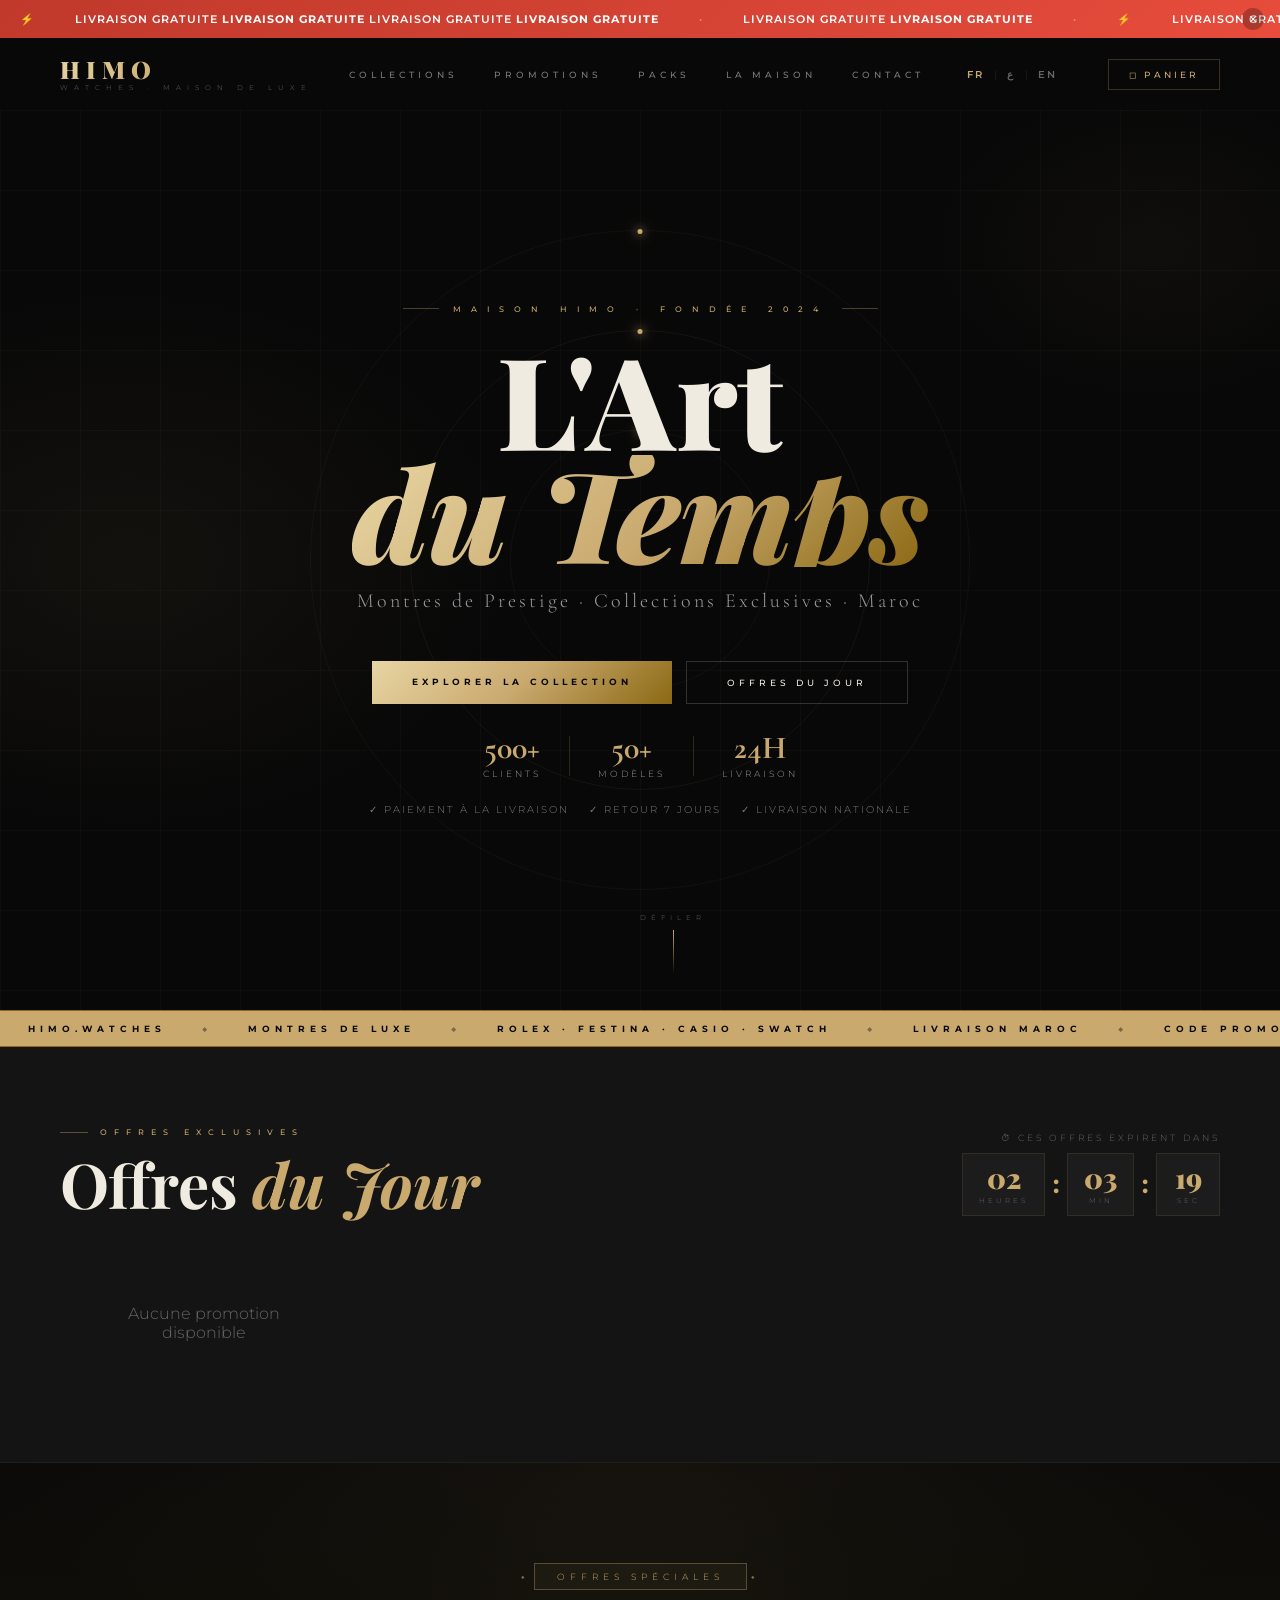
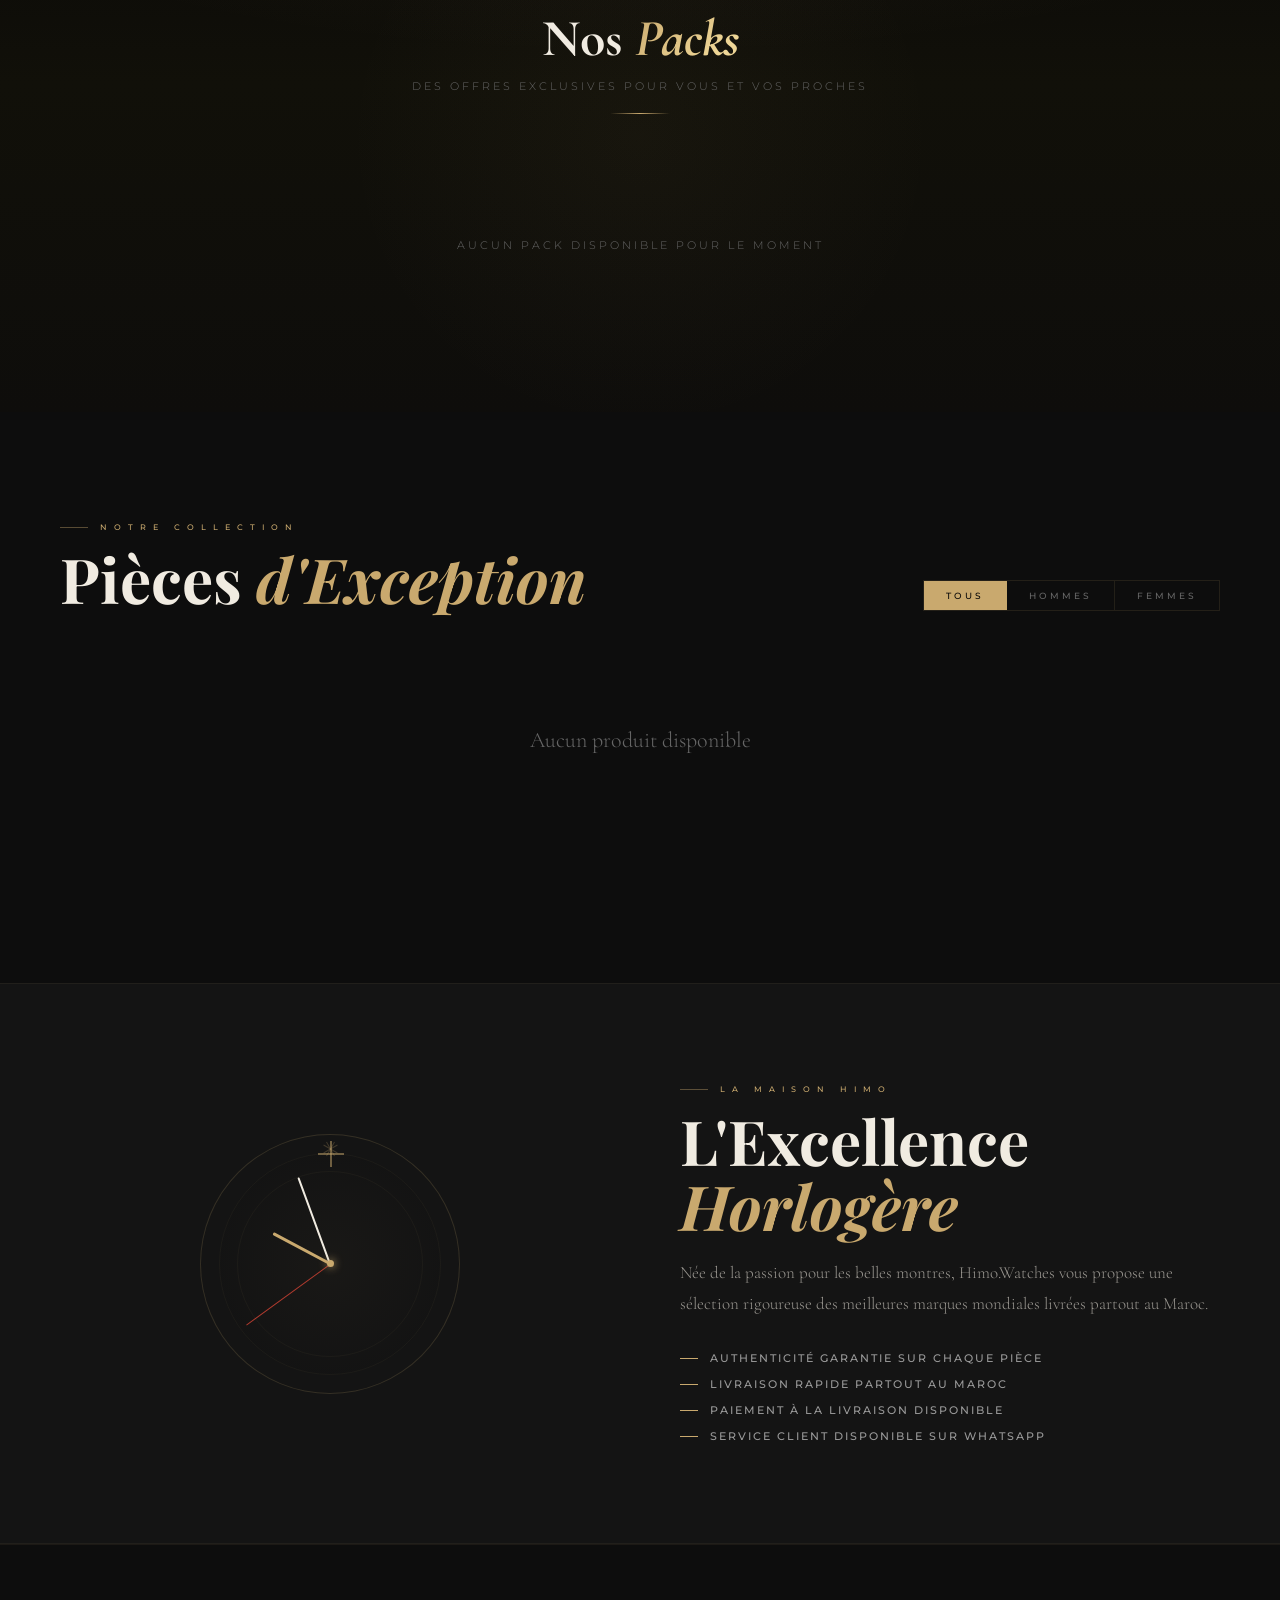
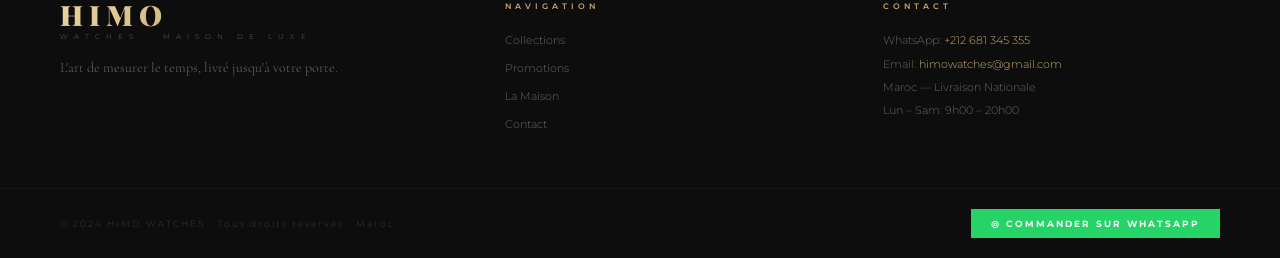
<file: index.html>
<!DOCTYPE html>
<html lang="fr">
<head>
  <meta charset="UTF-8">
  <meta name="viewport" content="width=device-width, initial-scale=1.0">
  <title>HIMO.WATCHES — Montres de Luxe</title>
  <link href="https://fonts.googleapis.com/css2?family=Playfair+Display:ital,wght@0,400;0,700;0,900;1,400&family=Cormorant+Garamond:wght@300;400;500;600&family=Montserrat:wght@200;300;400;500;600;700&display=swap" rel="stylesheet">
  <link rel="stylesheet" href="style.css">

<style>
/* OVERRIDE FINAL — Boutons + Trust badges */
.btn-commander {
  width: 100% !important;
  display: block !important;
  padding: 14px !important;
  margin-bottom: 8px !important;
  background: #27AE60 !important;
  color: #ffffff !important;
  border: none !important;
  font-family: 'Montserrat', sans-serif !important;
  font-size: 11px !important;
  font-weight: 800 !important;
  letter-spacing: 3px !important;
  text-transform: uppercase !important;
  cursor: pointer !important;
  text-align: center !important;
  box-shadow: 0 4px 18px rgba(39,174,96,0.4) !important;
}
.btn-commander:hover {
  background: #1E8449 !important;
  box-shadow: 0 6px 24px rgba(39,174,96,0.55) !important;
}
.btn-cart-add {
  width: 100% !important;
  display: block !important;
  padding: 10px !important;
  background: #C9A96E !important;
  color: #000000 !important;
  border: none !important;
  font-family: 'Montserrat', sans-serif !important;
  font-size: 9px !important;
  font-weight: 700 !important;
  letter-spacing: 2px !important;
  text-transform: uppercase !important;
  cursor: pointer !important;
  text-align: center !important;
}
.btn-cart-add:hover { background: #d4b87a !important; }
.trust-badge.stock { display: inline-block !important; color: #27AE60 !important; background: rgba(39,174,96,0.1) !important; border: 1px solid rgba(39,174,96,0.2) !important; font-size: 8px !important; font-weight: 600 !important; padding: 3px 6px !important; }
.trust-badge.delivery { display: inline-block !important; color: #2980B9 !important; background: rgba(41,128,185,0.1) !important; border: 1px solid rgba(41,128,185,0.2) !important; font-size: 8px !important; font-weight: 600 !important; padding: 3px 6px !important; }
.pcard-trust-mini { display: flex !important; flex-direction: column !important; gap: 3px !important; align-items: flex-end !important; }
</style>

</head>
<body>

<div class="toast-wrap" id="toastWrap"></div>



<!-- PROMO BANNER -->
<div class="promo-banner" id="promoBanner">
  <div class="promo-banner-inner">
    <span class="promo-flash">⚡</span>
    <span>  LIVRAISON GRATUITE <strong>  LIVRAISON GRATUITE </strong> LIVRAISON GRATUITE <strong> LIVRAISON GRATUITE</strong></span>
    <span class="promo-sep">·</span>
    <span>LIVRAISON GRATUITE    <strong> LIVRAISON GRATUITE </strong></span>
    <span class="promo-sep">·</span>
    <span class="promo-flash">⚡</span>
    <span> LIVRAISON GRATUITE <strong> LIVRAISON GRATUITE</strong> LIVRAISON GRATUITE<strong>LIVRAISON GRATUITE</strong></span>
    <span class="promo-sep">·</span>
    <span>LIVRAISON GRATUITE <strong> LIVRAISON GRATUITE</strong></span>
    <span class="promo-sep">·</span>
  </div>
  <button class="promo-banner-close" onclick="document.getElementById('promoBanner').style.display='none'">×</button>
</div>

<!-- HEADER -->
<header id="hdr">
  <a href="#" class="logo-wrap">
    <span class="logo-main">HIMO</span>
    <span class="logo-sub">Watches · Maison de Luxe</span>
  </a>
  <nav id="mainNav">
    <a href="#products" onclick="closeMenu()">Collections</a>
    <a href="#promos" onclick="closeMenu()">Promotions</a>
    <a href="#packs" onclick="closeMenu()">Packs</a>
    <a href="#maison" onclick="closeMenu()">La Maison</a>
    <a href="#footer" onclick="closeMenu()">Contact</a>
  </nav>
  <div class="lang-switcher">
    <button class="lang-btn active" onclick="setLang('fr')" id="lang-fr">FR</button>
    <span class="lang-sep">|</span>
    <button class="lang-btn" onclick="setLang('ar')" id="lang-ar">ع</button>
    <span class="lang-sep">|</span>
    <button class="lang-btn" onclick="setLang('en')" id="lang-en">EN</button>
  </div>
  <button class="hamburger" id="hamburger" onclick="toggleMenu()">
    <span></span><span></span><span></span>
  </button>
  <div class="header-right">
    <button class="cart-btn" onclick="openCart()">
      ◻ Panier
      <span class="cart-count" id="cartBadge"></span>
    </button>
  </div>
</header>

<!-- HERO HIDDEN -->
<section class="hero">
  <div class="hero-bg"></div>
  <div class="hero-grid"></div>
  <div class="hero-rings">
    <div class="ring ring-1"></div>
    <div class="ring ring-2"></div>
    <div class="ring ring-3"></div>
  </div>
  <div class="hero-content">
    <div class="hero-eyebrow" id="heroFounded">Maison Himo · Fondée 2024</div>
    <h1 class="hero-h1"><span id="heroTitle1">L'Art</span><br><em><span id="heroTitle2">du Temps</span></em></h1>
    <p class="hero-sub"><span id="heroSub">Montres de Prestige · Collections Exclusives · Maroc</span></p>
    <div class="hero-btns">
      <a href="#products" class="btn-gold"><span id="heroBtn1">Explorer la Collection</span></a>
      <a href="#promos" class="btn-outline"><span id="heroBtn2">Offres du Jour</span></a>
    </div>
    <div class="hero-stats">
      <div class="hero-stat"><span class="hero-stat-num">500+</span><span class="hero-stat-lbl">Clients</span></div>
      <div class="hero-stat-sep"></div>
      <div class="hero-stat"><span class="hero-stat-num">50+</span><span class="hero-stat-lbl">Modèles</span></div>
      <div class="hero-stat-sep"></div>
      <div class="hero-stat"><span class="hero-stat-num">24H</span><span class="hero-stat-lbl">Livraison</span></div>
    </div>
    <div class="hero-trust">
      <span>✓ Paiement à la livraison</span>
      <span>✓ Retour 7 jours</span>
      <span>✓ Livraison nationale</span>
    </div>
  </div>
  <div class="scroll-hint">
    <span>Défiler</span>
    <div class="scroll-line"></div>
  </div>
</section>

<!-- MARQUEE -->
<div class="marquee-wrap">
  <div class="marquee-inner">
    <span>HIMO.WATCHES</span><span class="dot">◆</span>
    <span>MONTRES DE LUXE</span><span class="dot">◆</span>
    <span>ROLEX · FESTINA · CASIO · SWATCH</span><span class="dot">◆</span>
    <span>LIVRAISON MAROC</span><span class="dot">◆</span>
    <span>CODE PROMO: HIMO15</span><span class="dot">◆</span>
    <span>HIMO.WATCHES</span><span class="dot">◆</span>
    <span>MONTRES DE LUXE</span><span class="dot">◆</span>
    <span>ROLEX · FESTINA · CASIO · SWATCH</span><span class="dot">◆</span>
    <span>LIVRAISON MAROC</span><span class="dot">◆</span>
    <span>CODE PROMO: HIMO15</span><span class="dot">◆</span>
  </div>
</div>

<!-- OFFRES DU JOUR -->
<section class="promos-sec" id="promos">
  <div class="promos-header">
    <div>
      <div class="sec-eyebrow"><span id="secPromosEye">Offres Exclusives</span></div>
      <h2 class="sec-title" id="secPromos">Offres <em>du Jour</em></h2>
    </div>
    <div class="countdown-wrap">
      <div class="countdown-label">⏱ Ces offres expirent dans</div>
      <div class="countdown-timer">
        <div class="cd-block"><span id="cdH">00</span><small id="cdH_lbl">Heures</small></div>
        <div class="cd-sep">:</div>
        <div class="cd-block"><span id="cdM">00</span><small id="cdM">Min</small></div>
        <div class="cd-sep">:</div>
        <div class="cd-block"><span id="cdS">00</span><small id="cdS">Sec</small></div>
      </div>
    </div>
  </div>
  <div class="promos-grid" id="promosGrid"></div>
</section>

<!-- PRODUCTS -->
<!-- PACKS SECTION -->
<section class="packs-sec" id="packs">
  <div class="packs-header" id="packsHeader">
    <span class="packs-tag">Offres Spéciales</span>
    <h2 class="packs-title">Nos <em>Packs</em></h2>
    <p class="packs-subtitle">Des offres exclusives pour vous et vos proches</p>
    <div class="packs-divider"></div>
  </div>
  <div class="packs-grid" id="packsGrid"></div>
</section>

<section class="products-sec" id="products">
  <div class="products-top">
    <div>
      <div class="sec-eyebrow">Notre Collection</div>
      <h2 class="sec-title">Pièces <em>d'Exception</em></h2>
    </div>
    <div class="filter-bar">
      <button class="ftab on" onclick="filterCat('all',this)"><span>Tous</span></button>
      <button class="ftab" onclick="filterCat('H',this)"><span>Hommes</span></button>
      <button class="ftab" onclick="filterCat('F',this)"><span>Femmes</span></button>
    </div>
  </div>
  <div class="grid" id="prodGrid"></div>
  <div id="prodPagination"></div>
</section>

<!-- MAISON -->
<section id="maison">
  <div class="maison-sec">
    <div class="clock-box">
      <div class="clk">
        <div id="clkTicks"></div>
        <div class="clk-hand clk-h" id="clkH"></div>
        <div class="clk-hand clk-m" id="clkM"></div>
        <div class="clk-hand clk-s" id="clkS"></div>
        <div class="clk-dot"></div>
      </div>
    </div>
    <div class="maison-txt">
      <div class="sec-eyebrow">La Maison Himo</div>
      <h2 class="sec-title">L'Excellence<br><em>Horlogère</em></h2>
      <p class="maison-desc">Née de la passion pour les belles montres, Himo.Watches vous propose une sélection rigoureuse des meilleures marques mondiales livrées partout au Maroc.</p>
      <ul class="feat-list">
        <li>Authenticité garantie sur chaque pièce</li>
        <li>Livraison rapide partout au Maroc</li>
        <li>Paiement à la livraison disponible</li>
        <li>Service client disponible sur WhatsApp</li>
      </ul>
    </div>
  </div>
</section>

<!-- FOOTER -->
<footer id="footer">
  <div class="foot-brand">
    <span class="logo-main">HIMO</span>
    <span class="logo-sub">Watches · Maison de Luxe</span>
    <p class="foot-desc">L'art de mesurer le temps, livré jusqu'à votre porte.</p>
  </div>
  <div>
    <div class="foot-col-ttl">Navigation</div>
    <ul class="foot-links">
      <li><a href="#products">Collections</a></li>
      <li><a href="#promos">Promotions</a></li>
      <li><a href="#maison">La Maison</a></li>
      <li><a href="#footer">Contact</a></li>
    </ul>
  </div>
  <div class="foot-contact">
    <div class="foot-col-ttl">Contact</div>
    <p>WhatsApp: <a href="https://wa.me/212681345355">+212 681 345 355</a><br>
    Email: <a href="/cdn-cgi/l/email-protection#9bf8f4f5effaf8efdbf3f2f6f4b5ecfaeff8f3fee8"><span class="__cf_email__" data-cfemail="f89b97968c999b8cb890919597d68f998c9b909d8b">himowatches@gmail.com</span></a><br>
    <span id="footLivraison">Maroc — Livraison Nationale</span><br><span id="footHoraires">Lun – Sam: 9h00 – 20h00</span></p>
  </div>
</footer>
<div class="foot-bottom">
  <span class="foot-copy"><span id="footRights">© 2024 HIMO.WATCHES · Tous droits réservés</span> · Maroc</span>
  <a href="https://wa.me/212681345355" class="foot-wa">◎ Commander sur WhatsApp</a>
</div>

<!-- CART SIDEBAR -->
<div class="veil" id="veil" onclick="closeCart()"></div>
<div class="cart-panel" id="cartPanel">
  <div class="cart-hd">
    <div class="cart-hd-ttl">Votre Panier</div>
    <button class="x-btn" onclick="closeCart()">×</button>
  </div>
  <div class="cart-bd" id="cartBd"></div>
  <div class="cart-ft" id="cartFt" style="display:none">
    <div class="cart-total-row">
      <div class="cart-total-lbl">Total Commande</div>
      <div class="cart-total-val" id="cartTotal">0 MAD</div>
    </div>
    <button class="btn-wa" onclick="orderWA()">◎ Commander par WhatsApp</button>
    <button class="btn-checkout" onclick="openCheckout()">✦ Commander en Ligne</button>
  </div>
</div>

<!-- QUICK ORDER MODAL (simple 2 steps) -->
<div class="modal-bg" id="quickOrderBg">
  <div class="modal-box" style="max-width:480px">
    <div class="modal-hd">
      <div>
        <div class="modal-title" id="qoTitle">Commander</div>
        <div id="qoProdInfo" style="font-size:11px;color:var(--gold);margin-top:4px;letter-spacing:1px"></div>
      </div>
      <button class="x-btn" onclick="closeModal('quickOrderBg')">×</button>
    </div>
    <div class="modal-bd">
      <!-- Step 1 -->
      <div id="qoStep1">
        <div class="qo-prod-row" id="qoProdRow"></div>
        <div class="form-sec-ttl" id="mdlInfoTitle">Vos Informations</div>
        <div class="form-row">
          <div class="form-grp"><label class="flbl" id="mdlPrenom">Prénom *</label><input class="finp" id="qoNom" placeholder="Mohammed"></div>
          <div class="form-grp"><label class="flbl" id="mdlTel">Téléphone *</label><input class="finp" id="qoTel" type="tel" placeholder="+212 681 345 355"></div>
        </div>
        <div class="form-row">
          <div class="form-grp">
            <label class="flbl" id="mdlVille">Ville *</label>
            <input class="finp" id="qoVille" placeholder="Casablanca, Rabat, Marrakech...">
          </div>
          <div class="form-grp">
            <label class="flbl" id="mdlPay">Paiement *</label>
            <select class="finp" id="qoPay">
              <option value="">Choisir...</option>
              <option selected>Paiement à la livraison</option>
              <option>Virement bancaire</option>
              <option>CIH Pay</option>
            </select>
          </div>
        </div>
        <div class="form-grp" style="margin-bottom:20px">
          <label class="flbl" id="mdlAddr">Adresse *</label>
          <input class="finp" id="qoAddr" placeholder="N° rue, Quartier, Ville...">
        </div>
        <button class="btn-gold" style="width:100%" onclick="placeQuickOrder()" id="btnConfirmOrder">✦ Confirmer la Commande</button>
        <button class="btn-wa" style="margin-top:10px" onclick="orderWASingle()" id="btnWASingle">◎ Commander par WhatsApp</button>
      </div>
      <!-- Step 2: Success -->
      <div id="qoStep2" style="display:none;text-align:center;padding:20px 0">
        <div class="suc-icon">✓</div>
        <div class="suc-title" id="sucTitleModal">Commande Confirmée !</div>
        <p class="suc-msg">Merci ! Nous vous contacterons sur <strong id="qoConfTel"></strong> pour confirmer la livraison.</p>
        <div class="suc-num" id="qoOrderNum"></div>
        <button class="btn-gold" onclick="closeModal('quickOrderBg')" id="btnContinueShopping">Continuer les Achats</button>
      </div>
    </div>
  </div>
</div>

<!-- CHECKOUT (panier complet) -->
<div class="modal-bg" id="checkoutBg">
  <div class="modal-box">
    <div id="checkoutView">
      <div class="modal-hd">
        <div class="modal-title">Finaliser la Commande</div>
        <button class="x-btn" onclick="closeModal('checkoutBg')">×</button>
      </div>
      <div class="modal-bd">
        <div class="recap" id="orderRecap"></div>
        <div class="form-sec-ttl" id="mdlInfoTitle">Vos Informations</div>
        <div class="form-row">
          <div class="form-grp"><label class="flbl">Prénom</label><input class="finp" id="fNom" placeholder="Mohammed"></div>
          <div class="form-grp"><label class="flbl">Nom</label><input class="finp" id="fPrenom" placeholder="El Amrani"></div>
        </div>
        <div class="form-row">
          <div class="form-grp"><label class="flbl">Téléphone</label><input class="finp" id="fTel" type="tel" placeholder="+212 681 345 355"></div>
          <div class="form-grp"><label class="flbl">Email (optionnel)</label><input class="finp" id="fEmail" type="email" placeholder="email@exemple.com"></div>
        </div>
        <div class="form-row">
          <div class="form-grp full"><label class="flbl">Adresse</label><input class="finp" id="fAddr" placeholder="N° rue, Quartier..."></div>
        </div>
        <div class="form-row">
          <div class="form-grp">
            <label class="flbl">Ville</label>
            <input class="finp" id="fVille" placeholder="Casablanca, Rabat...">
          </div>
          <div class="form-grp">
            <label class="flbl">Paiement</label>
            <select class="finp" id="fPay">
              <option value="">Choisir...</option>
              <option>Paiement à la livraison</option>
              <option>Virement bancaire</option>
              <option>CIH Pay</option>
            </select>
          </div>
        </div>
        <button class="btn-gold" style="width:100%;margin-top:8px;display:block;text-align:center" onclick="placeOrder()">✦ Confirmer la Commande</button>
      </div>
    </div>
    <div class="suc-view" id="sucView">
      <div class="suc-icon">✓</div>
      <div class="suc-title">Commande Confirmée !</div>
      <p class="suc-msg">Merci pour votre confiance.<br>Nous vous contacterons bientôt pour la livraison.</p>
      <div class="suc-num" id="sucNum"></div>
      <button class="btn-gold" onclick="closeModal('checkoutBg')">Continuer les Achats</button>
    </div>
  </div>
</div>

<!-- REVIEWS MODAL -->
<div class="modal-bg" id="reviewsBg">
  <div class="modal-box">
    <div class="modal-hd">
      <div>
        <div class="modal-title">Avis Clients</div>
        <div id="rvProdName" style="font-size:11px;color:var(--gold);letter-spacing:2px;margin-top:4px"></div>
      </div>
      <button class="x-btn" onclick="closeModal('reviewsBg')">×</button>
    </div>
    <div class="modal-bd">
      <div class="rv-summary">
        <div class="rv-big" id="rvBig">—</div>
        <div>
          <div id="rvAvgStars" class="stars-row" style="font-size:20px;margin-bottom:6px"></div>
          <div class="rv-total" id="rvTotal">0 avis</div>
        </div>
      </div>
      <div id="rvList" style="margin:22px 0;max-height:260px;overflow-y:auto"></div>
      <div class="rv-form">
        <div class="form-sec-ttl">Laisser un Avis</div>
        <div class="form-row">
          <div class="form-grp"><label class="flbl">Prénom</label><input class="finp" id="rvName" placeholder="Mohammed"></div>
          <div class="form-grp"><label class="flbl">Note</label><div id="rvStarsWrap" style="padding:12px 0"></div></div>
        </div>
        <div class="form-grp" style="margin-bottom:16px">
          <label class="flbl">Commentaire</label>
          <textarea class="finp" id="rvComment" rows="3" placeholder="Votre expérience avec cette montre..."></textarea>
        </div>
        <button class="btn-gold" style="width:100%" oncl        <button class="btn-gold" style="width:100%" onclick="submitReview()">Publier mon Avis →</button>
      </div>
    </div>
  </div>
</div>

<script src="app.js"></script>
</body>
</html>
</file>
<file: style.css>
/* ============================================
   HIMO.WATCHES — style.css (v4 final)
   ============================================ */
:root {
  --gold:#C9A96E;--gold-light:#E8D5A3;--gold-dark:#8B6914;
  --black:#080808;--dark:#0D0D0D;--dark2:#141414;--dark3:#1C1C1C;--dark4:#242424;
  --white:#F0EBE1;--gray:#666;--gray-light:#999;--red:#B03A2E;--green:#1E8449;
  --promo:#E74C3C;--promo2:#C0392B;
}
*,*::before,*::after{margin:0;padding:0;box-sizing:border-box;}
html{scroll-behavior:smooth;}
body{background:var(--black);color:var(--white);font-family:'Montserrat',sans-serif;font-weight:300;overflow-x:hidden;}
::-webkit-scrollbar{width:2px;}::-webkit-scrollbar-track{background:var(--dark);}::-webkit-scrollbar-thumb{background:var(--gold);}

/* ===== PROMO BANNER ===== */
.promo-banner{background:linear-gradient(135deg,var(--promo2),var(--promo));padding:0;overflow:hidden;position:relative;height:38px;display:flex;align-items:center;}
.promo-banner-inner{display:flex;align-items:center;animation:marquee 18s linear infinite;white-space:nowrap;font-size:11px;font-weight:600;letter-spacing:1px;color:#fff;gap:0;}
.promo-banner-inner span{padding:0 20px;}
.promo-sep{opacity:0.4;}
.promo-flash{animation:flashPulse 1s ease-in-out infinite;}
@keyframes flashPulse{0%,100%{opacity:1;}50%{opacity:0.4;}}
.promo-banner-close{position:absolute;right:16px;top:50%;transform:translateY(-50%);background:rgba(0,0,0,0.25);border:none;color:#fff;width:22px;height:22px;border-radius:50%;cursor:pointer;font-size:14px;display:flex;align-items:center;justify-content:center;transition:background 0.2s;}
.promo-banner-close:hover{background:rgba(0,0,0,0.5);}

/* ===== PROMO POPUP ===== */
.promo-popup-bg{position:fixed;inset:0;background:rgba(0,0,0,0.88);z-index:9000;display:flex;align-items:center;justify-content:center;padding:20px;backdrop-filter:blur(10px);animation:fadeIn 0.4s;}
@keyframes fadeIn{from{opacity:0;}to{opacity:1;}}
.promo-popup{background:var(--dark2);border:1px solid rgba(201,169,110,0.25);max-width:420px;width:100%;padding:48px 40px;text-align:center;position:relative;animation:popIn 0.5s cubic-bezier(0.16,1,0.3,1);}
.promo-popup::before{content:'';position:absolute;top:0;left:0;right:0;height:3px;background:linear-gradient(90deg,var(--gold-dark),var(--gold),var(--gold-light),var(--gold),var(--gold-dark));}
.promo-close{position:absolute;top:16px;right:16px;background:none;border:none;color:var(--gray);font-size:22px;cursor:pointer;transition:color 0.2s;}
.promo-close:hover{color:var(--gold);}
.promo-popup-tag{font-size:8px;letter-spacing:6px;text-transform:uppercase;color:var(--promo);font-weight:700;margin-bottom:16px;}
.promo-popup-title{font-family:'Playfair Display',serif;font-size:28px;font-weight:900;line-height:1.2;margin-bottom:16px;}
.promo-popup-title span{color:var(--gold);}
.promo-popup-desc{font-size:13px;color:var(--gray-light);line-height:1.7;margin-bottom:24px;}
.promo-code-box{background:var(--dark3);border:2px dashed rgba(201,169,110,0.4);padding:16px 32px;font-family:'Playfair Display',serif;font-size:28px;font-weight:900;color:var(--gold);letter-spacing:6px;cursor:pointer;transition:all 0.3s;margin-bottom:12px;animation:glow 2s ease-in-out infinite;}
.promo-code-box:hover{background:rgba(201,169,110,0.08);border-color:var(--gold);}
@keyframes glow{0%,100%{box-shadow:0 0 0 rgba(201,169,110,0);}50%{box-shadow:0 0 20px rgba(201,169,110,0.2);}}
.promo-popup-expires{font-size:10px;color:var(--gray);letter-spacing:1px;}

/* ===== HEADER ===== */
header{position:sticky;top:0;left:0;right:0;z-index:500;height:72px;padding:0 60px;display:flex;align-items:center;justify-content:space-between;transition:all 0.4s;}
header.scrolled{background:rgba(8,8,8,0.97);border-bottom:1px solid rgba(201,169,110,0.1);backdrop-filter:blur(20px);}
.logo-wrap{text-decoration:none;display:flex;flex-direction:column;gap:2px;}
.logo-main{font-family:'Playfair Display',serif;font-size:24px;font-weight:900;letter-spacing:6px;background:linear-gradient(135deg,var(--gold-light),var(--gold),var(--gold-dark));-webkit-background-clip:text;-webkit-text-fill-color:transparent;background-clip:text;line-height:1;}
.logo-sub{font-size:7px;letter-spacing:6px;color:var(--gray);text-transform:uppercase;}
nav{display:flex;gap:36px;}
nav a{text-decoration:none;color:rgba(240,235,225,0.5);font-size:9px;letter-spacing:4px;text-transform:uppercase;font-weight:500;transition:color 0.3s;position:relative;}
nav a::after{content:'';position:absolute;bottom:-4px;left:0;width:0;height:1px;background:var(--gold);transition:width 0.3s;}
nav a:hover{color:var(--gold);}nav a:hover::after{width:100%;}
.header-right{display:flex;align-items:center;gap:16px;}
.cart-btn{display:flex;align-items:center;gap:10px;background:none;border:1px solid rgba(201,169,110,0.25);color:var(--gold);padding:9px 20px;font-family:'Montserrat',sans-serif;font-size:9px;letter-spacing:3px;text-transform:uppercase;font-weight:500;cursor:pointer;transition:all 0.3s;}
.cart-btn:hover{background:var(--gold);color:var(--black);}
.cart-count{background:var(--red);color:#fff;min-width:16px;height:16px;border-radius:8px;font-size:9px;font-weight:700;display:none;align-items:center;justify-content:center;padding:0 3px;}
.cart-count.show{display:flex;}

/* ===== HERO ===== */
.hero{height:100vh;min-height:680px;position:relative;display:flex;align-items:center;justify-content:center;overflow:hidden;}
.hero-bg{position:absolute;inset:0;background:radial-gradient(ellipse 55% 55% at 10% 50%,rgba(201,169,110,0.06) 0%,transparent 55%),radial-gradient(ellipse 35% 35% at 90% 15%,rgba(201,169,110,0.04) 0%,transparent 50%),var(--black);}
.hero-grid{position:absolute;inset:0;background-image:linear-gradient(rgba(201,169,110,0.035) 1px,transparent 1px),linear-gradient(90deg,rgba(201,169,110,0.035) 1px,transparent 1px);background-size:80px 80px;animation:gridMove 30s linear infinite;}
@keyframes gridMove{to{transform:translateY(80px);}}
.hero-rings{position:absolute;inset:0;display:flex;align-items:center;justify-content:center;}
.ring{position:absolute;border-radius:50%;border:1px solid rgba(201,169,110,0.05);}
.ring-1{width:660px;height:660px;animation:spin 45s linear infinite;}
.ring-2{width:460px;height:460px;animation:spin 30s linear infinite reverse;border-color:rgba(201,169,110,0.07);}
.ring-3{width:260px;height:260px;animation:spin 20s linear infinite;}
.ring::before{content:'';position:absolute;width:5px;height:5px;background:var(--gold);border-radius:50%;top:-2.5px;left:50%;transform:translateX(-50%);box-shadow:0 0 10px var(--gold),0 0 20px var(--gold);}
@keyframes spin{to{transform:rotate(360deg);}}
.hero-content{position:relative;z-index:2;text-align:center;padding:0 20px;}
.hero-eyebrow{font-size:8px;letter-spacing:10px;color:var(--gold);text-transform:uppercase;font-weight:500;margin-bottom:28px;display:flex;align-items:center;justify-content:center;gap:14px;opacity:0;animation:rise 1s 0.2s cubic-bezier(0.16,1,0.3,1) forwards;}
.hero-eyebrow::before,.hero-eyebrow::after{content:'';width:36px;height:1px;background:var(--gold);opacity:0.35;}
.hero-h1{font-family:'Playfair Display',serif;font-size:clamp(60px,10vw,130px);font-weight:900;line-height:0.88;margin-bottom:22px;opacity:0;animation:rise 1s 0.45s cubic-bezier(0.16,1,0.3,1) forwards;}
.hero-h1 em{display:block;font-style:italic;background:linear-gradient(135deg,var(--gold-light),var(--gold) 55%,var(--gold-dark));-webkit-background-clip:text;-webkit-text-fill-color:transparent;background-clip:text;}
.hero-sub{font-family:'Cormorant Garamond',serif;font-size:clamp(15px,1.8vw,20px);color:var(--gray-light);letter-spacing:3px;margin-bottom:48px;opacity:0;animation:rise 1s 0.7s cubic-bezier(0.16,1,0.3,1) forwards;}
.hero-btns{display:flex;gap:14px;justify-content:center;opacity:0;animation:rise 1s 0.95s cubic-bezier(0.16,1,0.3,1) forwards;}
@keyframes rise{from{opacity:0;transform:translateY(36px);}to{opacity:1;transform:translateY(0);}}
.scroll-hint{position:absolute;bottom:36px;left:50%;transform:translateX(-50%);display:flex;flex-direction:column;align-items:center;gap:8px;opacity:0;animation:rise 1s 1.3s forwards;}
.scroll-hint span{font-size:7px;letter-spacing:5px;color:var(--gray);text-transform:uppercase;}
.scroll-line{width:1px;height:44px;background:linear-gradient(var(--gold),transparent);animation:pulse 2.2s ease-in-out infinite;}
@keyframes pulse{0%,100%{opacity:0.2;}50%{opacity:1;}}

/* ===== BUTTONS ===== */
.btn-gold{background:linear-gradient(135deg,var(--gold-light),var(--gold),var(--gold-dark));color:var(--black);border:none;padding:15px 40px;font-family:'Montserrat',sans-serif;font-size:9px;letter-spacing:4px;text-transform:uppercase;font-weight:700;cursor:pointer;text-decoration:none;display:inline-block;transition:all 0.3s;position:relative;overflow:hidden;}
.btn-gold::before{content:'';position:absolute;inset:0;background:linear-gradient(135deg,rgba(255,255,255,0.25),transparent);transform:translateX(-100%);transition:transform 0.4s;}
.btn-gold:hover::before{transform:translateX(100%);}
.btn-gold:hover{box-shadow:0 16px 50px rgba(201,169,110,0.3);transform:translateY(-2px);}
.btn-outline{background:transparent;border:1px solid rgba(240,235,225,0.18);color:var(--white);padding:15px 40px;font-family:'Montserrat',sans-serif;font-size:9px;letter-spacing:4px;text-transform:uppercase;font-weight:500;cursor:pointer;text-decoration:none;display:inline-block;transition:all 0.3s;}
.btn-outline:hover{border-color:var(--gold);color:var(--gold);}

/* ===== MARQUEE ===== */
.marquee-wrap{background:var(--gold);padding:12px 0;overflow:hidden;border-top:1px solid var(--gold-dark);border-bottom:1px solid var(--gold-dark);}
.marquee-inner{display:flex;animation:marquee 22s linear infinite;white-space:nowrap;}
.marquee-inner span{font-size:9px;letter-spacing:5px;text-transform:uppercase;color:var(--black);font-weight:700;padding:0 28px;}
.marquee-inner .dot{opacity:0.4;padding:0 8px;}
@keyframes marquee{from{transform:translateX(0);}to{transform:translateX(-50%);}}

/* ===== SECTION HELPERS ===== */
.sec-eyebrow{font-size:8px;letter-spacing:7px;color:var(--gold);text-transform:uppercase;font-weight:500;margin-bottom:14px;display:flex;align-items:center;gap:12px;}
.sec-eyebrow::before{content:'';width:28px;height:1px;background:var(--gold);opacity:0.4;}
.sec-title{font-family:'Playfair Display',serif;font-size:clamp(32px,5vw,62px);font-weight:700;line-height:1.05;}
.sec-title em{font-style:italic;color:var(--gold);}

/* ===== PROMOTIONS SECTION ===== */
.promos-sec{padding:80px 60px;background:var(--dark2);border-bottom:1px solid rgba(201,169,110,0.08);}
.promos-header{display:flex;align-items:flex-end;justify-content:space-between;margin-bottom:48px;flex-wrap:wrap;gap:24px;}
.countdown-wrap{text-align:right;}
.countdown-label{font-size:9px;letter-spacing:3px;text-transform:uppercase;color:var(--gray);margin-bottom:10px;}
.countdown-timer{display:flex;align-items:center;gap:8px;}
.cd-block{background:var(--dark3);border:1px solid rgba(201,169,110,0.12);padding:10px 16px;text-align:center;min-width:64px;}
.cd-block span{display:block;font-family:'Playfair Display',serif;font-size:28px;font-weight:900;color:var(--gold);line-height:1;}
.cd-block small{display:block;font-size:7px;letter-spacing:3px;text-transform:uppercase;color:var(--gray);margin-top:4px;}
.cd-sep{font-size:24px;color:var(--gold);font-weight:700;animation:pulse 1s ease-in-out infinite;}
.promos-grid{display:grid;grid-template-columns:repeat(auto-fill,minmax(280px,1fr));gap:2px;}

/* PROMO CARD */
.promo-card{background:var(--dark3);border:1px solid rgba(201,169,110,0.12);overflow:hidden;position:relative;transition:all 0.4s cubic-bezier(0.16,1,0.3,1);}
.promo-card:hover{border-color:rgba(231,76,60,0.6);transform:scale(1.02);box-shadow:0 20px 60px rgba(231,76,60,0.1);}
.promo-card::before{content:'';position:absolute;top:0;left:0;right:0;height:2px;background:linear-gradient(90deg,var(--promo2),var(--promo),var(--promo2));}
.promo-badge{position:absolute;top:14px;left:14px;background:var(--promo);color:#fff;font-size:13px;font-weight:900;padding:6px 14px;letter-spacing:1px;z-index:2;animation:badgePulse 2s ease-in-out infinite;}
@keyframes badgePulse{0%,100%{transform:scale(1);}50%{transform:scale(1.05);}}
.promo-card-img{aspect-ratio:1;background:var(--dark4);display:flex;align-items:center;justify-content:center;font-size:80px;position:relative;overflow:hidden;}
.promo-card-img img{width:100%;height:100%;object-fit:cover;}
.promo-card-body{padding:20px 24px;}
.promo-card-brand{font-size:8px;letter-spacing:4px;color:var(--promo);text-transform:uppercase;font-weight:600;margin-bottom:4px;}
.promo-card-name{font-family:'Playfair Display',serif;font-size:18px;font-weight:700;margin-bottom:12px;}
.promo-prices{display:flex;align-items:baseline;gap:12px;margin-bottom:14px;}
.price-old{font-size:14px;color:var(--gray);text-decoration:line-through;font-family:'Cormorant Garamond',serif;}
.price-new{font-family:'Cormorant Garamond',serif;font-size:26px;font-weight:700;color:var(--promo);}
.promo-card-btns{display:flex;gap:8px;}
.btn-promo-cart{flex:1;background:var(--promo);color:#fff;border:none;padding:11px;font-family:'Montserrat',sans-serif;font-size:9px;letter-spacing:2px;text-transform:uppercase;font-weight:700;cursor:pointer;transition:all 0.3s;}
.btn-promo-cart:hover{background:var(--promo2);}
.btn-promo-order{flex:1;background:transparent;border:1px solid rgba(231,76,60,0.4);color:var(--promo);padding:11px;font-family:'Montserrat',sans-serif;font-size:9px;letter-spacing:2px;text-transform:uppercase;font-weight:600;cursor:pointer;transition:all 0.3s;}
.btn-promo-order:hover{background:rgba(231,76,60,0.1);}

/* ===== PRODUCTS ===== */
.products-sec{padding:110px 60px;background:var(--dark);}
.products-top{display:flex;align-items:flex-end;justify-content:space-between;margin-bottom:56px;}
.filter-bar{display:flex;border:1px solid rgba(201,169,110,0.12);}
.ftab{background:none;border:none;color:var(--gray);padding:9px 22px;font-family:'Montserrat',sans-serif;font-size:9px;letter-spacing:3px;text-transform:uppercase;cursor:pointer;transition:all 0.3s;font-weight:500;border-right:1px solid rgba(201,169,110,0.12);}
.ftab:last-child{border-right:none;}
.ftab.on,.ftab:hover{background:var(--gold);color:var(--black);}
.grid{display:grid;grid-template-columns:repeat(auto-fill,minmax(290px,1fr));gap:2px;}

/* PRODUCT CARD */
.pcard{background:var(--dark2);border:1px solid rgba(201,169,110,0.07);overflow:hidden;position:relative;transition:all 0.4s cubic-bezier(0.16,1,0.3,1);display:flex;flex-direction:column;}
.pcard:hover{border-color:rgba(201,169,110,0.3);z-index:2;transform:scale(1.02);box-shadow:0 24px 70px rgba(0,0,0,0.55);}
.pcard.added{animation:cardPop 0.4s cubic-bezier(0.16,1,0.3,1);}
@keyframes cardPop{0%{transform:scale(1);}50%{transform:scale(1.04);}100%{transform:scale(1.02);}}
.pcard-img{height:260px;background:var(--dark3);display:flex;align-items:center;justify-content:center;position:relative;overflow:hidden;}
.pcard-img img{width:100%;height:100%;object-fit:cover;object-position:center center;transition:transform 0.6s;}
.pcard:hover .pcard-img img{transform:scale(1.07);}
.pcard-emoji{font-size:86px;line-height:1;transition:transform 0.5s;}
.pcard:hover .pcard-emoji{transform:scale(1.1) rotate(4deg);}
.pcard-badge{position:absolute;top:14px;left:14px;background:var(--gold);color:var(--black);font-size:7px;letter-spacing:2px;text-transform:uppercase;padding:4px 10px;font-weight:700;}
.pcard-badge.promo{background:var(--promo);color:#fff;}
.pcard-cat{position:absolute;top:14px;right:14px;background:rgba(8,8,8,0.8);color:var(--gray-light);font-size:7px;letter-spacing:2px;text-transform:uppercase;padding:4px 8px;backdrop-filter:blur(4px);}
.pcard-overlay{position:absolute;inset:0;background:rgba(8,8,8,0.86);display:flex;flex-direction:column;align-items:center;justify-content:center;gap:8px;opacity:0;transition:opacity 0.3s;}
.pcard:hover .pcard-overlay{opacity:1;}
.btn-quick{background:var(--gold);color:var(--black);border:none;padding:12px 30px;font-family:'Montserrat',sans-serif;font-size:9px;letter-spacing:3px;text-transform:uppercase;font-weight:700;cursor:pointer;transform:translateY(14px);transition:all 0.3s;}
.pcard:hover .btn-quick{transform:translateY(0);}
.btn-rv{background:transparent;border:1px solid rgba(255,255,255,0.2);color:var(--white);padding:9px 22px;font-family:'Montserrat',sans-serif;font-size:8px;letter-spacing:2px;text-transform:uppercase;cursor:pointer;transform:translateY(14px);transition:all 0.3s 0.06s;}
.pcard:hover .btn-rv{transform:translateY(0);}
.btn-rv:hover{border-color:var(--gold);color:var(--gold);}
.pcard-body{padding:20px 24px 16px;}
.pcard-brand{font-size:8px;letter-spacing:4px;color:var(--gold);text-transform:uppercase;font-weight:600;margin-bottom:4px;}
.pcard-name{font-family:'Playfair Display',serif;font-size:18px;font-weight:700;margin-bottom:3px;line-height:1.2;}
.pcard-ref{font-size:8px;color:var(--gray);letter-spacing:2px;margin-bottom:10px;}

/* Stars */
.pcard-stars{display:flex;align-items:center;gap:6px;margin-bottom:12px;}
.star{font-size:12px;color:rgba(201,169,110,0.2);}
.star.on{color:var(--gold);}
.star-i{font-size:22px;color:rgba(201,169,110,0.2);cursor:pointer;transition:color 0.15s;}
.star-i.on{color:var(--gold);}
.star-i:hover{color:var(--gold-light);}
.stars-avg{font-size:10px;color:var(--gold);font-weight:600;}
.stars-cnt{font-size:9px;color:var(--gray);}
.stars-row{display:flex;gap:1px;}

/* Reviews mini preview */

/* Cart row on product */
.pcard-foot{display:flex;align-items:center;justify-content:space-between;padding:12px 0 4px;border-top:1px solid rgba(201,169,110,0.07);}
.pcard-price{font-family:'Cormorant Garamond',serif;font-size:24px;font-weight:600;color:var(--gold);}
.pcard-price small{font-size:12px;margin-right:2px;}

/* Cart counter inline */
.cart-inline{display:flex;align-items:center;gap:0;}
.ci-minus,.ci-plus{width:28px;height:28px;border:1px solid rgba(201,169,110,0.25);background:none;color:var(--white);cursor:pointer;font-size:15px;display:flex;align-items:center;justify-content:center;transition:all 0.2s;font-family:'Montserrat',sans-serif;}
.ci-minus:hover,.ci-plus:hover{background:var(--gold);color:var(--black);border-color:var(--gold);}
/* ===== BOUTON COMMANDER — VERT VISIBLE ===== */
.btn-commander{
  width:100% !important;
  padding:14px !important;
  margin-bottom:8px !important;
  background:#27AE60 !important;
  background:linear-gradient(135deg,#2ECC71,#27AE60) !important;
  color:#fff !important;
  border:none !important;
  font-family:'Montserrat',sans-serif !important;
  font-size:11px !important;
  letter-spacing:3px !important;
  text-transform:uppercase !important;
  font-weight:800 !important;
  cursor:pointer !important;
  display:block !important;
  text-align:center !important;
  box-shadow:0 4px 20px rgba(39,174,96,0.4) !important;
  transition:all 0.3s !important;
}
.btn-commander:hover{
  background:linear-gradient(135deg,#27AE60,#1E8449) !important;
  box-shadow:0 8px 28px rgba(39,174,96,0.5) !important;
  transform:translateY(-1px) !important;
}

/* ===== TRUST BADGES — TOUJOURS VISIBLE ===== */
.pcard-trust-mini{display:flex !important;flex-direction:column;gap:3px;align-items:flex-end;}
.trust-badge{font-size:8px;font-weight:600;padding:3px 6px;white-space:nowrap;border-radius:2px;}
.trust-badge.stock{color:#27AE60;background:rgba(39,174,96,0.1);border:1px solid rgba(39,174,96,0.2);}
.trust-badge.delivery{color:#2980B9;background:rgba(41,128,185,0.1);border:1px solid rgba(41,128,185,0.2);}

/* ===== CART INLINE COUNTER ===== */
.pcard-cart-row{display:flex;align-items:center;gap:6px;margin-bottom:8px;width:100%;}
.cart-inline{display:flex;align-items:center;flex:1;}
.ci-minus,.ci-plus{width:32px;height:34px;border:1px solid rgba(201,169,110,0.3);background:rgba(201,169,110,0.05);color:var(--white);cursor:pointer;font-size:16px;display:flex;align-items:center;justify-content:center;transition:all 0.2s;}
.ci-minus:hover,.ci-plus:hover{background:var(--gold);color:var(--black);border-color:var(--gold);}
.ci-qty{flex:1;height:34px;background:var(--dark3);border-top:1px solid rgba(201,169,110,0.2);border-bottom:1px solid rgba(201,169,110,0.2);display:flex;align-items:center;justify-content:center;font-size:14px;font-weight:700;color:var(--gold);min-width:36px;}
.in-cart-label{font-size:9px;color:var(--gold);letter-spacing:1px;white-space:nowrap;}

/* ===== PANIER BUTTON — OR ===== */
.btn-cart-add{
  width:100% !important;
  background:var(--gold) !important;
  color:#000 !important;
  border:none !important;
  padding:10px 12px !important;
  font-family:'Montserrat',sans-serif !important;
  font-size:9px !important;
  letter-spacing:2px !important;
  text-transform:uppercase !important;
  font-weight:700 !important;
  cursor:pointer !important;
  display:block !important;
  text-align:center !important;
  transition:all 0.3s !important;
}
.btn-cart-add:hover{background:var(--gold-light) !important;}

.ci-qty{min-width:28px;height:28px;background:var(--dark3);border-top:1px solid rgba(201,169,110,0.25);border-bottom:1px solid rgba(201,169,110,0.25);display:flex;align-items:center;justify-content:center;font-size:12px;font-weight:600;color:var(--gold);}
.btn-cart-add{width:100%;background:var(--gold);color:var(--black) !important;border:none;padding:10px 12px;font-family:'Montserrat',sans-serif;font-size:9px;letter-spacing:2px;text-transform:uppercase;font-weight:700;cursor:pointer;transition:all 0.3s;display:block;text-align:center;}
.btn-cart-add:hover{background:var(--gold-light);}
.btn-order-now{background:none;border:none;color:var(--gold);font-size:9px;letter-spacing:2px;text-transform:uppercase;cursor:pointer;font-family:'Montserrat',sans-serif;font-weight:600;padding:4px 0;transition:color 0.2s;width:100%;text-align:center;}
.btn-order-now:hover{color:var(--gold-light);}

/* ===== MAISON ===== */
.maison-sec{padding:100px 60px;background:var(--dark2);border-top:1px solid rgba(201,169,110,0.07);border-bottom:1px solid rgba(201,169,110,0.07);display:grid;grid-template-columns:1fr 1fr;gap:80px;align-items:center;max-width:1400px;margin:0 auto;}
.clock-box{display:flex;justify-content:center;}
.clk{width:260px;height:260px;border-radius:50%;border:1px solid rgba(201,169,110,0.18);position:relative;display:flex;align-items:center;justify-content:center;background:radial-gradient(circle,rgba(201,169,110,0.03) 0%,transparent 65%);}
.clk::before,.clk::after{content:'';position:absolute;border-radius:50%;border:1px solid rgba(201,169,110,0.05);}
.clk::before{inset:18px;}.clk::after{inset:36px;}
.clk-hand{position:absolute;bottom:50%;left:50%;transform-origin:bottom;border-radius:3px;}
.clk-h{width:3px;height:65px;background:var(--gold);margin-left:-1.5px;}
.clk-m{width:2px;height:92px;background:var(--white);margin-left:-1px;}
.clk-s{width:1px;height:104px;background:var(--red);margin-left:-0.5px;}
.clk-dot{width:7px;height:7px;background:var(--gold);border-radius:50%;position:absolute;box-shadow:0 0 8px var(--gold);}
.clk-tick{position:absolute;width:1px;height:8px;background:rgba(201,169,110,0.25);left:50%;top:6px;transform-origin:bottom center;margin-left:-0.5px;}
.clk-tick.big{width:2px;height:13px;background:rgba(201,169,110,0.5);}
.maison-txt .sec-eyebrow{justify-content:flex-start;}
.maison-desc{font-family:'Cormorant Garamond',serif;font-size:17px;line-height:1.85;color:rgba(240,235,225,0.6);margin:18px 0 32px;}
.feat-list{list-style:none;display:flex;flex-direction:column;gap:12px;}
.feat-list li{display:flex;align-items:center;gap:12px;font-size:11px;letter-spacing:2px;color:var(--gray-light);text-transform:uppercase;font-weight:500;}
.feat-list li::before{content:'';width:18px;height:1px;background:var(--gold);flex-shrink:0;}

/* ===== CART ===== */
.veil{position:fixed;inset:0;background:rgba(0,0,0,0.75);z-index:2000;opacity:0;pointer-events:none;transition:opacity 0.3s;backdrop-filter:blur(5px);}
.veil.on{opacity:1;pointer-events:all;}
.cart-panel{position:fixed;top:0;right:0;width:440px;height:100vh;background:var(--dark2);border-left:1px solid rgba(201,169,110,0.12);z-index:2001;transform:translateX(100%);transition:transform 0.42s cubic-bezier(0.16,1,0.3,1);display:flex;flex-direction:column;}
.cart-panel.on{transform:translateX(0);}
.cart-hd{padding:32px;border-bottom:1px solid rgba(201,169,110,0.08);display:flex;align-items:center;justify-content:space-between;}
.cart-hd-ttl{font-family:'Playfair Display',serif;font-size:24px;font-weight:700;}
.x-btn{background:none;border:none;color:var(--gray);font-size:20px;cursor:pointer;transition:color 0.2s;}
.x-btn:hover{color:var(--gold);}
.cart-bd{flex:1;overflow-y:auto;padding:20px 32px;}
.cart-empty{text-align:center;padding:56px 0;display:flex;flex-direction:column;align-items:center;gap:14px;}
.cart-empty-icon{font-size:52px;opacity:0.12;}
.cart-empty-txt{color:var(--gray);font-size:12px;}
.ci{display:flex;gap:14px;padding:18px 0;border-bottom:1px solid rgba(201,169,110,0.06);animation:slideIn 0.3s cubic-bezier(0.16,1,0.3,1);}
@keyframes slideIn{from{opacity:0;transform:translateX(20px);}to{opacity:1;transform:translateX(0);}}
.ci-thumb{width:70px;height:70px;background:var(--dark3);flex-shrink:0;display:flex;align-items:center;justify-content:center;font-size:28px;overflow:hidden;}
.ci-thumb img{width:100%;height:100%;object-fit:cover;}
.ci-info{flex:1;}
.ci-name{font-family:'Playfair Display',serif;font-size:14px;margin-bottom:3px;}
.ci-ref{font-size:8px;color:var(--gray);letter-spacing:2px;margin-bottom:10px;}
.ci-ctrl{display:flex;align-items:center;gap:10px;}
.qty-btn{width:24px;height:24px;border:1px solid rgba(201,169,110,0.2);background:none;color:var(--white);cursor:pointer;font-size:13px;display:flex;align-items:center;justify-content:center;transition:all 0.2s;}
.qty-btn:hover{background:var(--gold);color:var(--black);border-color:var(--gold);}
.qty-n{font-size:12px;width:18px;text-align:center;}
.ci-del{background:none;border:none;color:var(--gray);cursor:pointer;font-size:10px;transition:color 0.2s;}
.ci-del:hover{color:var(--red);}
.ci-price{font-family:'Cormorant Garamond',serif;font-size:17px;color:var(--gold);align-self:flex-start;white-space:nowrap;}
.cart-ft{padding:20px 32px;border-top:1px solid rgba(201,169,110,0.08);}
.cart-total-row{display:flex;justify-content:space-between;align-items:baseline;margin-bottom:18px;}
.cart-total-lbl{font-size:9px;letter-spacing:3px;text-transform:uppercase;color:var(--gray);}
.cart-total-val{font-family:'Cormorant Garamond',serif;font-size:30px;color:var(--gold);}
.btn-wa{width:100%;padding:14px;background:#25D366;color:#fff;border:none;font-family:'Montserrat',sans-serif;font-size:9px;letter-spacing:3px;text-transform:uppercase;font-weight:700;cursor:pointer;margin-bottom:8px;transition:background 0.3s;}
.btn-wa:hover{background:#128C7E;}
.btn-checkout{width:100%;padding:14px;background:linear-gradient(135deg,var(--gold-light),var(--gold),var(--gold-dark));color:var(--black);border:none;font-family:'Montserrat',sans-serif;font-size:9px;letter-spacing:4px;text-transform:uppercase;font-weight:700;cursor:pointer;transition:all 0.3s;}
.btn-checkout:hover{box-shadow:0 14px 36px rgba(201,169,110,0.28);}

/* ===== MODALS ===== */
.modal-bg{position:fixed;inset:0;background:rgba(0,0,0,0.9);z-index:3000;display:none;align-items:center;justify-content:center;padding:20px;backdrop-filter:blur(8px);}
.modal-bg.on{display:flex;}
.modal-box{background:var(--dark2);border:1px solid rgba(201,169,110,0.12);width:100%;max-width:600px;max-height:92vh;overflow-y:auto;animation:popIn 0.38s cubic-bezier(0.16,1,0.3,1);}
@keyframes popIn{from{opacity:0;transform:scale(0.9) translateY(28px);}to{opacity:1;transform:scale(1) translateY(0);}}
.modal-hd{padding:28px 32px 20px;border-bottom:1px solid rgba(201,169,110,0.08);display:flex;align-items:center;justify-content:space-between;}
.modal-title{font-family:'Playfair Display',serif;font-size:22px;font-weight:700;}
.modal-bd{padding:28px 32px;}
.recap{background:var(--dark3);padding:20px;border:1px solid rgba(201,169,110,0.08);margin-bottom:24px;}
.recap-ttl{font-size:8px;letter-spacing:4px;text-transform:uppercase;color:var(--gold);margin-bottom:12px;font-weight:600;}
.recap-row{display:flex;justify-content:space-between;font-size:11px;padding:6px 0;border-bottom:1px solid rgba(255,255,255,0.03);color:var(--gray-light);}
.recap-row:last-child{border-bottom:none;}
.recap-total{display:flex;justify-content:space-between;align-items:baseline;margin-top:12px;padding-top:12px;border-top:1px solid rgba(201,169,110,0.12);}
.recap-total-lbl{font-size:9px;letter-spacing:2px;text-transform:uppercase;}
.recap-total-val{font-family:'Cormorant Garamond',serif;font-size:26px;color:var(--gold);}
.form-sec-ttl{font-family:'Playfair Display',serif;font-size:17px;margin-bottom:16px;color:var(--gold);font-style:italic;}
.form-row{display:grid;grid-template-columns:1fr 1fr;gap:12px;margin-bottom:12px;}
.form-grp{display:flex;flex-direction:column;gap:6px;}
.form-grp.full{grid-column:1/-1;}
.flbl{font-size:8px;letter-spacing:3px;text-transform:uppercase;color:var(--gold);font-weight:600;}
.finp{background:var(--dark3);border:1px solid rgba(201,169,110,0.12);color:var(--white);padding:11px 13px;font-family:'Montserrat',sans-serif;font-size:13px;outline:none;transition:border-color 0.3s;font-weight:300;width:100%;}
.finp:focus{border-color:var(--gold);}
.finp::placeholder{color:var(--gray);opacity:0.45;}
select.finp{appearance:none;cursor:pointer;}
textarea.finp{resize:vertical;font-family:'Montserrat',sans-serif;}
.suc-view,.suc-icon-wrap{text-align:center;}
.suc-view{padding:40px 32px;display:none;}
.suc-icon{width:72px;height:72px;border:2px solid var(--green);border-radius:50%;display:flex;align-items:center;justify-content:center;font-size:30px;color:var(--green);margin:0 auto 22px;animation:popIn 0.4s;}
.suc-title{font-family:'Playfair Display',serif;font-size:26px;margin-bottom:10px;}
.suc-msg{color:var(--gray-light);font-size:12px;line-height:1.8;margin-bottom:22px;}
.suc-num{display:inline-block;background:var(--dark3);border:1px solid rgba(201,169,110,0.18);padding:10px 32px;font-family:'Cormorant Garamond',serif;font-size:20px;color:var(--gold);letter-spacing:4px;margin-bottom:22px;}

/* Quick Order Prod Row */
.qo-prod-row{display:flex;align-items:center;gap:12px;background:var(--dark3);border:1px solid rgba(201,169,110,0.1);padding:12px;margin-bottom:20px;}
.qo-thumb{font-size:28px;width:70px;height:70px;min-width:70px;display:flex;align-items:center;justify-content:center;background:var(--dark4);overflow:hidden;flex-shrink:0;}
.qo-thumb img{width:100%;height:100%;object-fit:cover;}
.qo-info{flex:1;min-width:0;}
.qo-brand{font-size:8px;letter-spacing:3px;color:var(--gold);text-transform:uppercase;font-weight:600;}
.qo-name{font-family:'Playfair Display',serif;font-size:16px;font-weight:700;}
.qo-price{font-family:'Cormorant Garamond',serif;font-size:16px;color:var(--gold);font-weight:700;white-space:nowrap;margin-top:4px;display:block;}

/* ===== REVIEWS ===== */
.rv-summary{background:var(--dark3);border:1px solid rgba(201,169,110,0.08);padding:22px;display:flex;align-items:center;justify-content:center;gap:18px;flex-wrap:wrap;margin-bottom:4px;}
.rv-big{font-family:'Playfair Display',serif;font-size:48px;font-weight:900;color:var(--gold);line-height:1;}
.rv-total{font-size:10px;letter-spacing:3px;text-transform:uppercase;color:var(--gray);}
.rv-empty{text-align:center;padding:28px;color:var(--gray);font-family:'Cormorant Garamond',serif;font-size:17px;font-style:italic;}
.rv-item{border-bottom:1px solid rgba(201,169,110,0.07);padding:14px 0;}
.rv-item:last-child{border-bottom:none;}
.rv-hd{display:flex;align-items:center;gap:10px;margin-bottom:6px;flex-wrap:wrap;}
.rv-author{font-weight:600;font-size:12px;}
.rv-date{font-size:9px;color:var(--gray);margin-left:auto;}
.rv-txt{font-size:12px;color:var(--gray-light);line-height:1.6;}
.rv-form{border-top:1px solid rgba(201,169,110,0.08);padding-top:22px;margin-top:6px;}

/* ===== TOAST ===== */
.toast-wrap{position:fixed;top:80px;right:20px;z-index:8000;display:flex;flex-direction:column;gap:8px;pointer-events:none;}
.toast{background:var(--dark2);border:1px solid rgba(201,169,110,0.18);border-left:3px solid var(--gold);padding:12px 18px;min-width:260px;position:relative;overflow:hidden;animation:slideIn 0.35s cubic-bezier(0.16,1,0.3,1);}
.toast.ok{border-left-color:var(--green);}
.toast.err{border-left-color:var(--red);}
.toast-ttl{font-size:11px;font-weight:600;margin-bottom:2px;}
.toast-msg{font-size:10px;color:var(--gray);}
.toast-bar{position:absolute;bottom:0;left:0;height:2px;background:var(--gold);animation:shrink 3s linear forwards;}
.toast.ok .toast-bar{background:var(--green);}
.toast.err .toast-bar{background:var(--red);}
@keyframes shrink{from{width:100%;}to{width:0;}}

/* ===== FOOTER ===== */
footer{background:var(--dark);border-top:1px solid rgba(201,169,110,0.08);padding:56px 60px;display:grid;grid-template-columns:1.2fr 1fr 1fr;gap:40px;}
.foot-brand .logo-main{font-size:28px;display:block;}
.foot-brand .logo-sub{margin-top:3px;display:block;}
.foot-desc{font-family:'Cormorant Garamond',serif;font-size:14px;color:var(--gray);line-height:1.8;margin-top:14px;}
.foot-col-ttl{font-size:8px;letter-spacing:4px;text-transform:uppercase;color:var(--gold);font-weight:600;margin-bottom:18px;}
.foot-links{list-style:none;display:flex;flex-direction:column;gap:9px;}
.foot-links a{text-decoration:none;color:var(--gray);font-size:11px;transition:color 0.3s;}
.foot-links a:hover{color:var(--gold);}
.foot-contact p{font-size:11px;color:var(--gray);line-height:2.1;}
.foot-contact a{color:var(--gold);text-decoration:none;}
.foot-bottom{padding:20px 60px;border-top:1px solid rgba(201,169,110,0.05);display:flex;justify-content:space-between;align-items:center;background:var(--dark);}
.foot-copy{font-size:9px;color:rgba(102,102,102,0.5);letter-spacing:2px;}
.foot-wa{display:flex;align-items:center;gap:8px;background:#25D366;color:#fff;padding:9px 20px;text-decoration:none;font-size:9px;letter-spacing:2px;text-transform:uppercase;font-weight:700;transition:background 0.3s;}
.foot-wa:hover{background:#128C7E;}

/* ===== RESPONSIVE ===== */

/* ============================================
   RESPONSIVE — PC + TABLET + MOBILE
   ============================================ */

/* PC grand (max 1200px) */
@media(max-width:1200px){
  .grid{grid-template-columns:repeat(3,1fr);}
  .promos-grid{grid-template-columns:repeat(3,1fr);}
}

/* Tablet (max 900px) */
@media(max-width:900px){
  header{padding:0 20px;}
  nav{display:none;}
  .products-sec,.promos-sec{padding:60px 16px;}
  .products-top,.promos-header{flex-direction:column;gap:16px;align-items:flex-start;}
  .countdown-wrap{text-align:left;}
  .grid{grid-template-columns:repeat(2,1fr);gap:14px;}
  .promos-grid{grid-template-columns:repeat(2,1fr);gap:14px;}
  .maison-sec{grid-template-columns:1fr;padding:60px 20px;}
  footer{grid-template-columns:1fr;padding:40px 20px;}
  .foot-bottom{padding:18px 20px;flex-direction:column;gap:14px;}
  .cart-panel{width:100%;}
  .form-row{grid-template-columns:1fr;}
  .modal-box{margin:10px;}
  .section-title{font-size:28px;}
}

/* Mobile (max 600px) */
@media(max-width:600px){
  /* Header */
  header{padding:0 14px;height:54px;}
  .logo-txt{font-size:18px;}
  .logo-sub{display:none;}

  /* Hero */
  .hero{min-height:85vh;padding:0 18px;}
  .hero-title{font-size:30px;letter-spacing:4px;}
  .hero-sub{font-size:8px;letter-spacing:3px;}
  .hero-tagline{font-size:11px;}
  .hero-btns{flex-direction:column;gap:10px;width:100%;}
  .hero-btns .btn-gold,.hero-btns .btn-outline{width:100%;text-align:center;padding:13px;font-size:10px;}
  .clk-wrap{display:none;}

  /* Countdown */
  .countdown-wrap{padding:0 14px;}
  .cd-box{min-width:54px;padding:10px 8px;}
  .cd-num{font-size:24px;}
  .cd-lbl{font-size:7px;}
  .cd-sep{font-size:18px;}

  /* Sections */
  .products-sec,.promos-sec{padding:36px 0;}
  .products-top,.promos-header{padding:0 14px;flex-direction:column;gap:10px;align-items:flex-start;}
  .section-title{font-size:22px;}
  .section-sub{font-size:9px;}

  /* Filter tabs */
  .ftabs{gap:6px;overflow-x:auto;padding-bottom:4px;flex-wrap:nowrap;padding:0 14px 8px;}
  .ftab{font-size:8px;padding:6px 12px;white-space:nowrap;}

  /* Grid — 2 colonnes ecommerce */
  .grid{grid-template-columns:repeat(2,1fr);gap:8px;padding:0 8px;}
  .promos-grid{grid-template-columns:repeat(2,1fr);gap:8px;padding:0 8px;}

  /* Product card compact */
  .pcard-body{padding:10px 10px 0;}
  .pcard-brand{font-size:7px;letter-spacing:2px;}
  .pcard-name{font-size:13px;}
  .pcard-ref{font-size:7px;margin-bottom:6px;}
  .pcard-stars{margin-bottom:6px;}
  .pcard-order-section{padding:8px 10px 12px;}
  .pcard-price{font-size:18px;}
  /* trust-mini visible */
  .btn-commander{font-size:9px;letter-spacing:1px;padding:10px;}
  .btn-cart-add{font-size:8px;padding:7px;}
  .btn-rv-link{font-size:8px;}

  /* Promo card — vertical mobile */
  .promo-card{display:flex;flex-direction:column;}
  .promo-card-img{height:130px;aspect-ratio:unset;width:100%;}
  .promo-card-img img{width:100%;height:100%;object-fit:cover;}
  .promo-card-body{padding:8px 6px;}
  .promo-card-brand{font-size:7px;letter-spacing:1px;}
  .promo-card-name{font-size:10px;white-space:normal;overflow:visible;word-break:break-word;margin-bottom:6px;line-height:1.3;}
  .price-new{font-size:14px;}
  .price-old{font-size:9px;}
  .promo-card-btns{flex-direction:column;gap:4px;}
  .btn-promo-cart,.btn-promo-order{font-size:7px;padding:6px 4px;letter-spacing:0.5px;}

  /* Modals */
  .modal-box{width:calc(100% - 20px);margin:10px;padding:20px 14px;max-height:92vh;overflow-y:auto;}
  .qo-modal{width:calc(100% - 20px);padding:20px 14px;}
  .form-row{grid-template-columns:1fr;}
  .modal-ttl{font-size:13px;letter-spacing:3px;}

  /* Cart */
  .cart-panel{width:100%;}

  /* Footer */
  footer{padding:36px 14px;grid-template-columns:1fr;}
  .foot-bottom{flex-direction:column;gap:10px;text-align:center;padding:14px;}

  /* Promo popup */
  .promo-popup{width:92%;padding:26px 18px;}
  .promo-popup-title{font-size:19px;}
  .promo-code-box{font-size:18px;letter-spacing:5px;}

  /* Banner */
  .promo-banner-close{right:8px;}
  .marquee-inner{font-size:10px;}
  .marquee-wrap{padding-right:32px;}

  /* Toast */
  .toast{width:calc(100% - 28px);right:14px;min-width:unset;}

  /* Notification bell */
  .notif-bell{bottom:20px;right:16px;}
  .notif-panel{width:290px;right:-10px;}
}

/* ============================================
   HAMBURGER MENU
   ============================================ */
.hamburger{display:none;flex-direction:column;justify-content:center;gap:5px;background:none;border:1px solid rgba(201,169,110,0.3);cursor:pointer;padding:8px 10px;z-index:1001;}
.hamburger span{display:block;width:22px;height:2px;background:var(--gold);transition:all 0.3s;}
.hamburger.open span:nth-child(1){transform:rotate(45deg) translate(5px,5px);}
.hamburger.open span:nth-child(2){opacity:0;width:0;}
.hamburger.open span:nth-child(3){transform:rotate(-45deg) translate(5px,-5px);}

@media(max-width:900px){
  .hamburger{display:flex !important;}
  nav#mainNav{
    display:none;
    position:fixed;top:56px;left:0;right:0;
    background:rgba(8,8,8,0.98);
    backdrop-filter:blur(20px);
    -webkit-backdrop-filter:blur(20px);
    flex-direction:column;
    padding:16px 0;
    border-bottom:1px solid rgba(201,169,110,0.12);
    z-index:999;
    box-shadow:0 20px 60px rgba(0,0,0,0.8);
  }
  nav#mainNav.open{display:flex !important;}
  nav#mainNav a{
    padding:15px 28px;
    font-size:11px;letter-spacing:4px;text-transform:uppercase;
    border-bottom:1px solid rgba(201,169,110,0.06);
    color:var(--white);text-decoration:none;
    font-family:'Montserrat',sans-serif;font-weight:500;
    transition:all 0.2s;
  }
  nav#mainNav a:hover{color:var(--gold);background:rgba(201,169,110,0.04);padding-left:36px;}
  nav#mainNav a:last-child{border-bottom:none;}
  .pcard-img{height:160px;}
}

@media(max-width:600px){
  .pcard-img{height:140px;}
}

/* ===== LANGUAGE SWITCHER ===== */
.lang-switcher{display:flex;align-items:center;gap:4px;margin-right:8px;}
.lang-btn{background:none;border:none;color:var(--gray);font-family:'Montserrat',sans-serif;font-size:10px;letter-spacing:2px;cursor:pointer;padding:4px 6px;transition:color 0.2s;font-weight:600;}
.lang-btn:hover,.lang-btn.active{color:var(--gold);}
.lang-sep{color:rgba(201,169,110,0.2);font-size:10px;}

/* RTL pour arabe */
html[lang="ar"]{direction:rtl;}
html[lang="ar"] header{flex-direction:row-reverse;}
html[lang="ar"] nav#mainNav a{letter-spacing:0;}
html[lang="ar"] .hero-content{text-align:right;}
html[lang="ar"] .pcard-body{text-align:right;}
html[lang="ar"] .pcard-brand{text-align:right;}
html[lang="ar"] .sec-eyebrow{flex-direction:row-reverse;}
html[lang="ar"] footer{direction:rtl;}
html[lang="ar"] .lang-switcher{margin-right:0;margin-left:8px;}

/* RTL */
html[dir=rtl] .grid{direction:rtl;}
html[dir=rtl] .pcard-body{text-align:right;direction:rtl;}
html[dir=rtl] .pcard-price-row{flex-direction:row-reverse;}
html[dir=rtl] .pcard-trust-mini{align-items:flex-start;}
html[dir=rtl] nav#mainNav a{letter-spacing:0;}
html[dir=rtl] .countdown-wrap{direction:ltr;}

html[dir=rtl] .products-sec .grid{direction:rtl;display:grid;}
html[dir=rtl] .promos-sec .promos-grid{direction:rtl;display:grid;}
html[dir=rtl] .products-sec,.html[dir=rtl] .promos-sec{overflow:visible;}

html[dir=rtl] .promo-card-body{text-align:right;direction:rtl;}
html[dir=rtl] .promo-badge{left:auto;right:14px;}

/* PAGINATION */
#prodPagination{display:flex;justify-content:center;padding:40px 0 20px;}
.pagination{display:flex;gap:8px;align-items:center;}
.pg-btn{background:none;border:1px solid rgba(201,169,110,0.25);color:var(--gray);width:40px;height:40px;font-family:Montserrat,sans-serif;font-size:12px;font-weight:600;cursor:pointer;transition:all 0.25s;letter-spacing:1px;}
.pg-btn:hover{border-color:var(--gold);color:var(--gold);}
.pg-btn.active{background:var(--gold);border-color:var(--gold);color:#000;}

/* HERO STATS + TRUST */
.hero-stats{display:flex;align-items:center;gap:28px;margin:28px 0 24px;justify-content:center;}
.hero-stat{text-align:center;}
.hero-stat-num{display:block;font-family:"Cormorant Garamond",serif;font-size:32px;font-weight:700;color:var(--gold);line-height:1;}
.hero-stat-lbl{display:block;font-size:9px;letter-spacing:3px;text-transform:uppercase;color:var(--gray-light);margin-top:4px;}
.hero-stat-sep{width:1px;height:40px;background:rgba(201,169,110,0.2);}
.hero-trust{display:flex;gap:20px;flex-wrap:wrap;justify-content:center;margin-top:16px;}
.hero-trust span{font-size:10px;letter-spacing:2px;color:rgba(240,235,225,0.5);text-transform:uppercase;}
.hero-trust span::before{color:var(--gold);}
@media(max-width:600px){
  .hero-stats{gap:16px;margin:20px 0 18px;}
  .hero-stat-num{font-size:24px;}
  .hero-trust{gap:10px;}
  .hero-trust span{font-size:8px;letter-spacing:1px;}
}

/* ============================================
   PACKS SECTION
   ============================================ */
/* ============================================
   PACKS SECTION — Premium Animated
   ============================================ */
@keyframes packFadeUp{from{opacity:0;transform:translateY(40px)}to{opacity:1;transform:translateY(0)}}
@keyframes packShimmer{0%{background-position:-200% center}100%{background-position:200% center}}
@keyframes goldPulse{0%,100%{box-shadow:0 0 0 0 rgba(201,169,110,0.3)}50%{box-shadow:0 0 0 10px rgba(201,169,110,0)}}
@keyframes floatCard{0%,100%{transform:translateY(0)}50%{transform:translateY(-6px)}}

.packs-sec{
  padding:100px 0;
  background:linear-gradient(180deg,#0a0908 0%,#111009 40%,#0e0d0b 100%);
  position:relative;
  overflow:hidden;
}
.packs-sec::before{
  content:'';
  position:absolute;
  top:0;left:0;right:0;bottom:0;
  background:radial-gradient(ellipse 80% 50% at 50% 0%,rgba(201,169,110,0.06) 0%,transparent 70%);
  pointer-events:none;
}
.packs-sec::after{
  content:'';
  position:absolute;
  top:50%;left:50%;
  width:600px;height:600px;
  background:radial-gradient(circle,rgba(201,169,110,0.04) 0%,transparent 70%);
  transform:translate(-50%,-50%);
  pointer-events:none;
}

.packs-header{
  text-align:center;
  margin-bottom:64px;
  position:relative;
  z-index:1;
  opacity:0;
  animation:packFadeUp 0.8s ease forwards;
}
.packs-header.visible{opacity:1;}

.packs-tag{
  font-size:9px;
  letter-spacing:5px;
  text-transform:uppercase;
  color:var(--gold);
  border:1px solid rgba(201,169,110,0.35);
  padding:7px 22px;
  display:inline-block;
  margin-bottom:20px;
  background:rgba(201,169,110,0.05);
  position:relative;
}
.packs-tag::before,.packs-tag::after{
  content:'◆';
  position:absolute;
  top:50%;transform:translateY(-50%);
  font-size:6px;color:var(--gold);opacity:0.6;
}
.packs-tag::before{left:-14px;}
.packs-tag::after{right:-14px;}

.packs-title{
  font-family:"Cormorant Garamond",serif;
  font-size:52px;
  font-weight:700;
  color:var(--cream);
  margin:0 0 12px;
  line-height:1.1;
}
.packs-title em{
  font-style:italic;
  background:linear-gradient(135deg,#c9a96e,#f0d898,#c9a96e);
  background-size:200% auto;
  -webkit-background-clip:text;
  -webkit-text-fill-color:transparent;
  background-clip:text;
  animation:packShimmer 4s linear infinite;
}
.packs-subtitle{
  font-size:11px;
  letter-spacing:3px;
  color:var(--gray);
  text-transform:uppercase;
}
.packs-divider{
  width:60px;height:1px;
  background:linear-gradient(90deg,transparent,var(--gold),transparent);
  margin:20px auto 0;
}

.packs-grid{
  display:grid;
  grid-template-columns:repeat(auto-fill,minmax(290px,1fr));
  gap:2px;
  max-width:1100px;
  margin:0 auto;
  padding:0 24px;
  position:relative;
  z-index:1;
}

/* CARD */
.pack-card{
  background:var(--dark2);
  border:1px solid rgba(201,169,110,0.07);
  overflow:hidden;
  position:relative;
  cursor:pointer;
  opacity:0;
  transform:translateY(50px);
  display:flex;
  flex-direction:column;
  transition:all 0.4s cubic-bezier(0.16,1,0.3,1);
}
.pack-card-img{
  width:100%;
  height:260px;
  object-fit:cover;
  display:block;
  transition:transform 0.6s ease;
}
.pack-card-img-placeholder{
  width:100%;
  height:260px;
  background:var(--dark3);
  display:flex;
  align-items:center;
  justify-content:center;
  font-size:64px;
  position:relative;
}
.pack-card-desc{display:none;}
.pack-card.pack-visible{
  opacity:1;
  transform:translateY(0);
}
.pack-card:hover{
  border-color:rgba(201,169,110,0.3);
  z-index:2;
  transform:scale(1.02);
  box-shadow:0 24px 70px rgba(0,0,0,0.55);
}
.pack-card:hover .pack-card-img{transform:scale(1.07);}

/* Gold line top on hover */
.pack-card::before{
  content:'';
  position:absolute;
  top:0;left:-100%;
  width:100%;height:2px;
  background:linear-gradient(90deg,transparent,var(--gold),transparent);
  transition:left 0.5s ease;
  z-index:2;
}
.pack-card:hover::before{left:100%;}

/* Shimmer overlay on hover */
.pack-card::after{
  content:'';
  position:absolute;
  inset:0;
  background:linear-gradient(135deg,transparent 40%,rgba(201,169,110,0.04) 50%,transparent 60%);
  background-size:200% 200%;
  opacity:0;
  transition:opacity 0.3s;
  pointer-events:none;
}
.pack-card:hover::after{opacity:1;}

.pack-card:hover .pack-card-img{transform:scale(1.05);}

.pack-card-img-placeholder{
  width:100%;
  height:240px;
  background:linear-gradient(135deg,#1e1c18,#252118,#1e1c18);
  display:flex;
  align-items:center;
  justify-content:center;
  font-size:64px;
  position:relative;
}
.pack-card-img-placeholder::after{
  content:'';
  position:absolute;
  inset:0;
  background:radial-gradient(circle at center,rgba(201,169,110,0.08),transparent 70%);
}

.pack-card-badge{
  position:absolute;
  top:16px;left:16px;
  background:linear-gradient(135deg,#c9a96e,#a07840);
  color:#000;
  font-size:8px;
  font-weight:800;
  letter-spacing:2.5px;
  text-transform:uppercase;
  padding:5px 12px;
  z-index:3;
  animation:goldPulse 2.5s infinite;
}
.pack-card-type{
  position:absolute;
  top:16px;right:16px;
  background:rgba(0,0,0,0.75);
  color:var(--gold);
  font-size:8px;
  letter-spacing:2px;
  text-transform:uppercase;
  padding:5px 12px;
  border:1px solid rgba(201,169,110,0.3);
  z-index:3;
  backdrop-filter:blur(4px);
}

.pack-card-body{padding:20px 24px 16px;}
.pack-card-name{
  font-family:'Playfair Display',serif;
  font-size:18px;
  font-weight:700;
  color:var(--cream);
  margin-bottom:3px;
  line-height:1.2;
}
.pack-card:hover .pack-card-name{color:var(--cream);}
.pack-card-desc{display:none;}
.pack-card-sep{display:none;}
.pack-card-prices{
  display:flex;
  align-items:center;
  gap:8px;
  margin-bottom:14px;
  margin-top:6px;
}
.pack-card-price{
  font-size:18px;
  font-weight:700;
  color:var(--gold);
  font-family:'Montserrat',sans-serif;
}
.pack-card-old-price{
  font-size:13px;
  color:var(--gray);
  text-decoration:line-through;
  opacity:0.7;
}
.pack-card-saving{
  font-size:8px;
  color:#4caf50;
  letter-spacing:1px;
  text-transform:uppercase;
  background:rgba(76,175,80,0.1);
  border:1px solid rgba(76,175,80,0.2);
  padding:2px 6px;
}
.pack-card-btn{
  width:100%;
  padding:13px;
  background:var(--gold);
  color:#000;
  font-size:9px;
  font-weight:700;
  letter-spacing:2px;
  text-transform:uppercase;
  border:none;
  cursor:pointer;
  font-family:Montserrat,sans-serif;
  transition:all 0.3s;
}
.pack-card-btn:hover{
  background:#d4b87a;
  box-shadow:0 4px 20px rgba(201,169,110,0.4);
}

.packs-empty{
  text-align:center;
  color:var(--gray);
  font-size:11px;
  letter-spacing:3px;
  text-transform:uppercase;
  padding:60px;
  grid-column:1/-1;
}

@media(max-width:768px){
  .packs-sec{padding:70px 0;}
  .packs-title{font-size:36px;}
  .packs-grid{grid-template-columns:repeat(2,1fr);padding:0 12px;gap:8px;}
  .pack-card-img,.pack-card-img-placeholder{height:160px;}
  .pack-card-body{padding:12px;}
  .pack-card-name{font-size:16px;}
  .pack-card-price{font-size:20px;}
  .pack-card-btn{padding:11px;font-size:8px;letter-spacing:2px;}
}
@media(max-width:360px){
  .packs-title{font-size:24px;}
  .packs-grid{grid-template-columns:repeat(2,1fr);padding:0 8px;gap:6px;}
}
</file>
